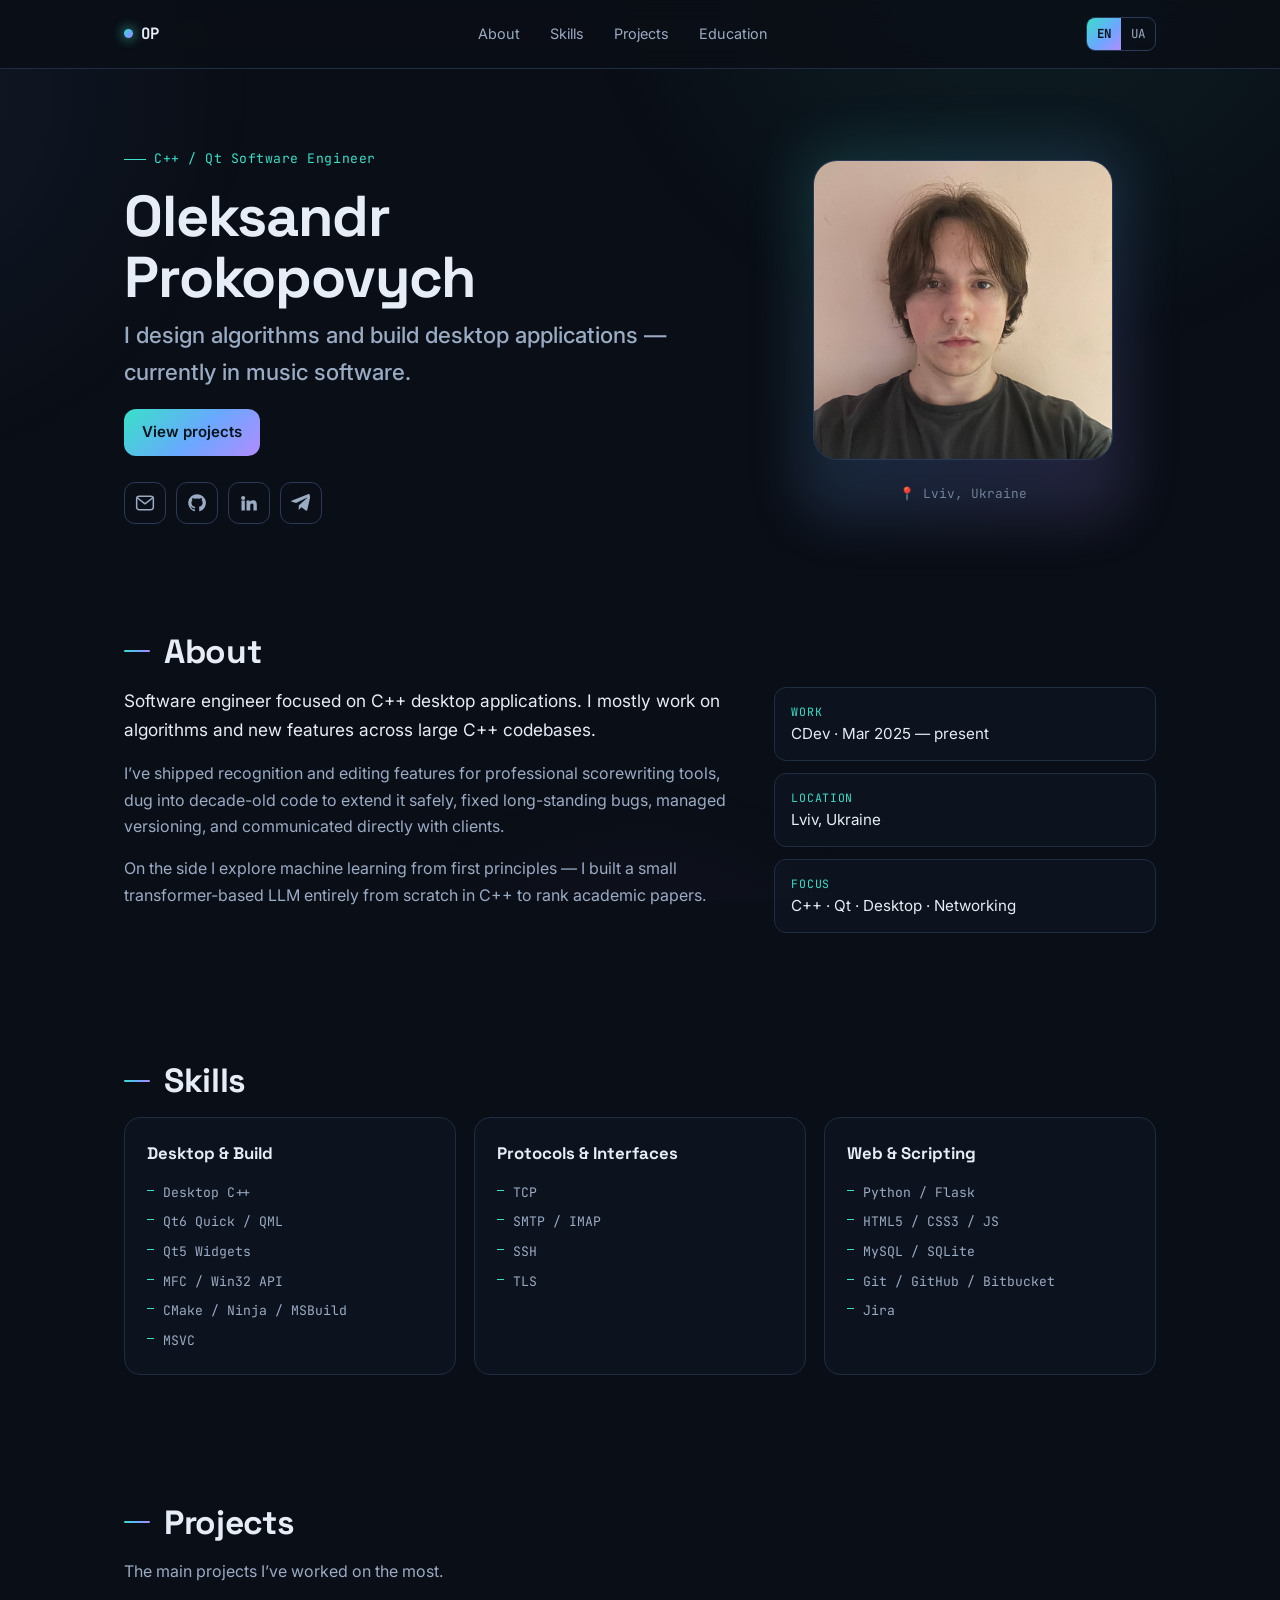
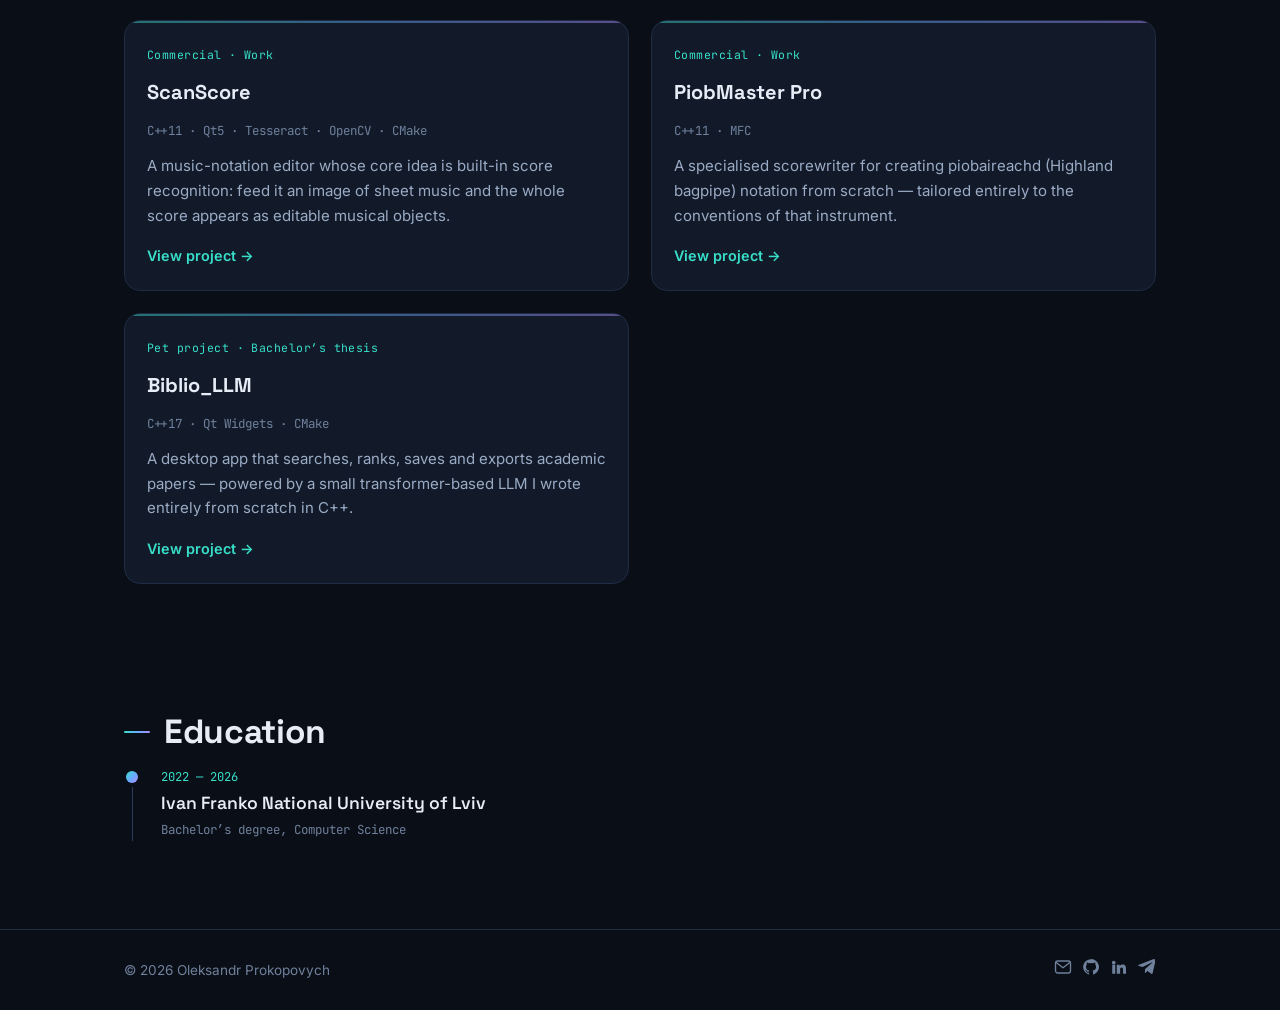
<file: index.html>
<!DOCTYPE html>
<html lang="en">
<head>
  <meta charset="UTF-8" />
  <meta name="viewport" content="width=device-width, initial-scale=1.0" />
  <title>Oleksandr Prokopovych — C++ / Qt Software Engineer</title>
  <meta name="description" content="Portfolio of Oleksandr Prokopovych — C++ / Qt software engineer. Projects: ScanScore, PiobMaster Pro, Biblio_LLM." />
  <meta property="og:title" content="Oleksandr Prokopovych — C++ / Qt Software Engineer" />
  <meta property="og:description" content="Desktop & music-software engineer. ScanScore, PiobMaster Pro, Biblio_LLM." />
  <meta property="og:type" content="website" />
  <link rel="icon" href="assets/img/favicon.svg" type="image/svg+xml" />
  <link rel="preconnect" href="https://fonts.googleapis.com" />
  <link rel="preconnect" href="https://fonts.gstatic.com" crossorigin />
  <link href="https://fonts.googleapis.com/css2?family=Inter:wght@400;500;600;700&family=Space+Grotesk:wght@500;600;700&family=JetBrains+Mono:wght@400;500;700&display=swap" rel="stylesheet" />
  <link rel="stylesheet" href="assets/css/style.css" />
</head>
<body>
  <nav class="nav">
    <div class="nav-inner">
      <a href="#hero" class="nav-logo"><span class="dot"></span>OP</a>
      <div class="nav-links" id="nav-links"></div>
      <div class="nav-right">
        <div class="lang-toggle" id="lang-toggle">
          <button data-lang="en">EN</button>
          <button data-lang="ua">UA</button>
        </div>
        <button class="nav-burger" id="nav-burger" aria-label="Menu">
          <svg viewBox="0 0 24 24" fill="none" stroke="currentColor" stroke-width="2"><line x1="3" y1="6" x2="21" y2="6"/><line x1="3" y1="12" x2="21" y2="12"/><line x1="3" y1="18" x2="21" y2="18"/></svg>
        </button>
      </div>
    </div>
  </nav>

  <header class="hero section" id="hero">
    <div class="container">
      <div class="hero-inner" id="hero-inner"></div>
    </div>
  </header>

  <main>
    <section class="section" id="about">
      <div class="container">
        <h2 class="section-title reveal" id="t-about"></h2>
        <div class="about-grid reveal" id="about-grid"></div>
      </div>
    </section>

    <section class="section" id="skills">
      <div class="container">
        <h2 class="section-title reveal" id="t-skills"></h2>
        <div class="skills-grid" id="skills-grid"></div>
      </div>
    </section>

    <section class="section" id="projects">
      <div class="container">
        <h2 class="section-title reveal" id="t-projects"></h2>
        <p class="section-sub reveal" id="projects-sub"></p>
        <div class="projects-grid" id="projects-grid"></div>
      </div>
    </section>

    <section class="section" id="education">
      <div class="container">
        <h2 class="section-title reveal" id="t-education"></h2>
        <div class="timeline reveal" id="education-list"></div>
      </div>
    </section>
  </main>

  <footer class="footer">
    <div class="container footer-inner" id="footer-inner"></div>
  </footer>

  <script src="assets/js/icons.js"></script>
  <script src="assets/js/data.js"></script>
  <script src="assets/js/common.js"></script>
  <script src="assets/js/app.js"></script>
</body>
</html>
</file>
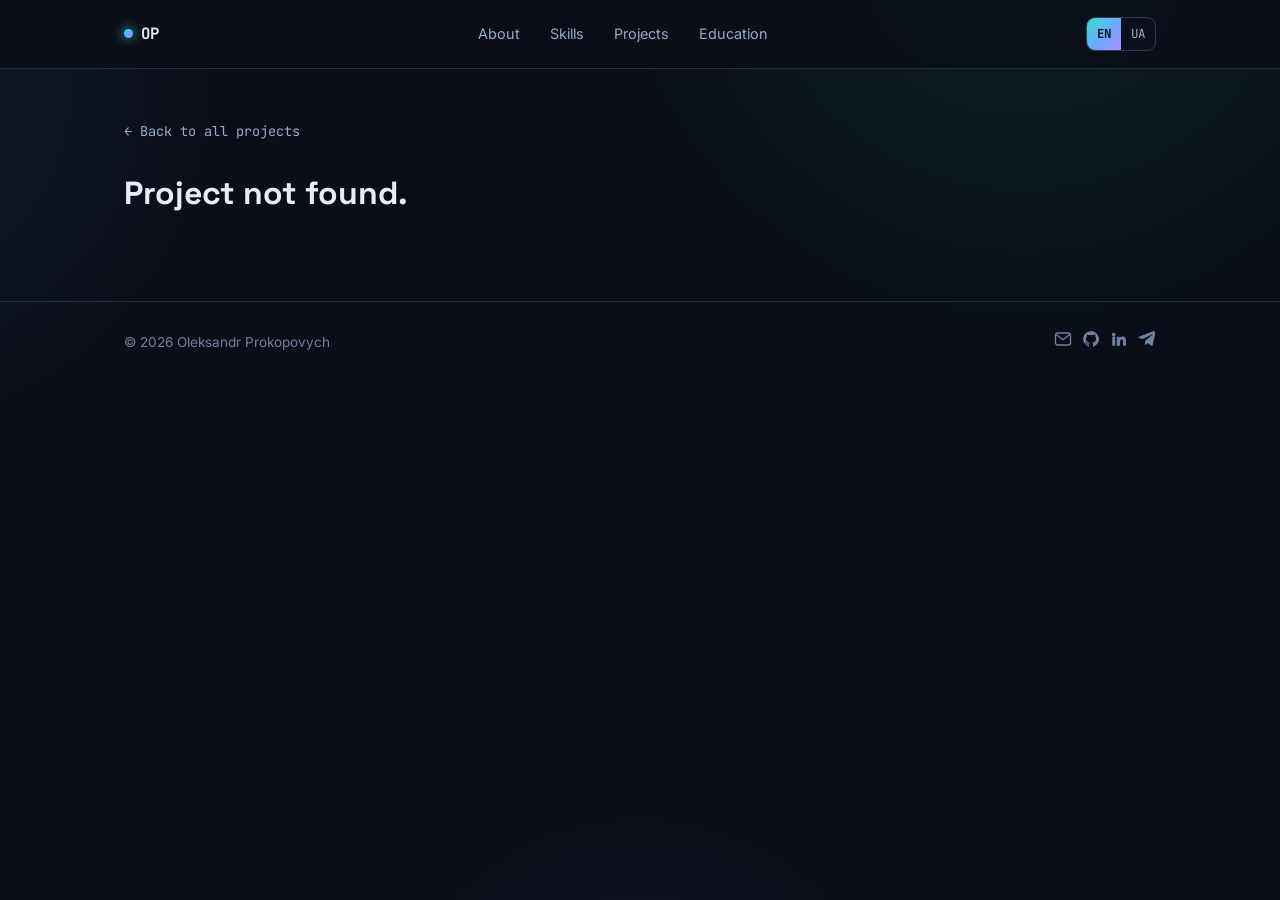
<file: project.html>
<!DOCTYPE html>
<html lang="en">
<head>
  <meta charset="UTF-8" />
  <meta name="viewport" content="width=device-width, initial-scale=1.0" />
  <title>Project — Oleksandr Prokopovych</title>
  <meta name="description" content="Project detail — Oleksandr Prokopovych portfolio." />
  <link rel="icon" href="assets/img/favicon.svg" type="image/svg+xml" />
  <link rel="preconnect" href="https://fonts.googleapis.com" />
  <link rel="preconnect" href="https://fonts.gstatic.com" crossorigin />
  <link href="https://fonts.googleapis.com/css2?family=Inter:wght@400;500;600;700&family=Space+Grotesk:wght@500;600;700&family=JetBrains+Mono:wght@400;500;700&display=swap" rel="stylesheet" />
  <link rel="stylesheet" href="assets/css/style.css" />
</head>
<body>
  <nav class="nav">
    <div class="nav-inner">
      <a href="index.html" class="nav-logo"><span class="dot"></span>OP</a>
      <div class="nav-links" id="nav-links"></div>
      <div class="nav-right">
        <div class="lang-toggle" id="lang-toggle">
          <button data-lang="en">EN</button>
          <button data-lang="ua">UA</button>
        </div>
      </div>
    </div>
  </nav>

  <main class="detail">
    <div class="container" id="detail-root"></div>
  </main>

  <footer class="footer">
    <div class="container footer-inner" id="footer-inner"></div>
  </footer>

  <script src="assets/js/icons.js"></script>
  <script src="assets/js/data.js"></script>
  <script src="assets/js/common.js"></script>
  <script src="assets/js/project.js"></script>
</body>
</html>
</file>
<file: assets/css/style.css>
/* ============================================================================
 *  style.css — portfolio styling. Dark, tech-leaning theme.
 * ========================================================================== */

:root {
  --bg:        #0a0e16;
  --bg-soft:   #0f1522;
  --bg-card:   #121a2a;
  --bg-card-2: #16203250;
  --border:    #1f2c44;
  --border-2:  #2a3a59;
  --text:      #e6edf6;
  --muted:     #9aabc4;
  --muted-2:   #6f819c;
  --accent:    #38e0c9;
  --accent-2:  #6aa8ff;
  --accent-3:  #b18cff;
  --glow:      0 0 0 1px #38e0c92e, 0 12px 40px -12px #38e0c93a;
  --radius:    16px;
  --maxw:      1080px;
  --grad:      linear-gradient(135deg, var(--accent), var(--accent-2) 55%, var(--accent-3));
  --font-sans: "Inter", system-ui, -apple-system, Segoe UI, Roboto, sans-serif;
  --font-disp: "Space Grotesk", var(--font-sans);
  --font-mono: "JetBrains Mono", ui-monospace, SFMono-Regular, Menlo, monospace;
}

* { box-sizing: border-box; }

html { scroll-behavior: smooth; }

body {
  margin: 0;
  font-family: var(--font-sans);
  background: var(--bg);
  color: var(--text);
  line-height: 1.65;
  -webkit-font-smoothing: antialiased;
  overflow-x: hidden;
}

/* ambient background glow */
body::before {
  content: "";
  position: fixed;
  inset: 0;
  z-index: -1;
  background:
    radial-gradient(60vw 60vw at 80% -10%, #38e0c916, transparent 60%),
    radial-gradient(50vw 50vw at -10% 10%, #6aa8ff14, transparent 60%),
    radial-gradient(40vw 40vw at 50% 120%, #b18cff10, transparent 60%);
  pointer-events: none;
}

a { color: inherit; text-decoration: none; }

.container { width: 100%; max-width: var(--maxw); margin: 0 auto; padding: 0 24px; }

.section { padding: 60px 0; scroll-margin-top: 80px; }

.section-title {
  font-family: var(--font-disp);
  font-size: clamp(1.5rem, 1rem + 2vw, 2.1rem);
  font-weight: 700;
  letter-spacing: -0.01em;
  margin: 0 0 8px;
  display: flex; align-items: center; gap: 14px;
}
.section-title::before {
  content: "";
  width: 26px; height: 2px; border-radius: 2px;
  background: var(--grad);
}
.section-sub { color: var(--muted); margin: 0 0 36px; max-width: 60ch; }

.hidden { display: none !important; }

.gradient-text {
  background: var(--grad);
  -webkit-background-clip: text; background-clip: text;
  color: transparent;
}

/* ---------------------------------------------------------------- buttons */
.btn {
  display: inline-flex; align-items: center; gap: 8px;
  padding: 11px 18px; border-radius: 12px;
  font-weight: 600; font-size: 0.94rem;
  border: 1px solid var(--border-2);
  background: var(--bg-card); color: var(--text);
  cursor: pointer; transition: transform .15s ease, border-color .2s, box-shadow .2s;
}
.btn:hover { transform: translateY(-2px); border-color: var(--accent); box-shadow: var(--glow); }
.btn-primary { border: none; color: #05131a; background: var(--grad); }
.btn-primary:hover { box-shadow: 0 14px 36px -10px #38e0c977; }

/* ------------------------------------------------------------------- nav */
.nav {
  position: sticky; top: 0; z-index: 50;
  backdrop-filter: blur(12px);
  background: #0a0e16cc;
  border-bottom: 1px solid var(--border);
}
.nav-inner {
  max-width: var(--maxw); margin: 0 auto; padding: 14px 24px;
  display: flex; align-items: center; justify-content: space-between; gap: 16px;
}
.nav-logo {
  font-family: var(--font-mono); font-weight: 700; font-size: 0.98rem;
  display: flex; align-items: center; gap: 8px;
}
.nav-logo .dot { width: 9px; height: 9px; border-radius: 50%; background: var(--grad); box-shadow: 0 0 12px var(--accent); }
.nav-links { display: flex; align-items: center; gap: 6px; }
.nav-links a {
  padding: 8px 12px; border-radius: 9px; font-size: 0.9rem; color: var(--muted);
  transition: color .2s, background .2s;
}
.nav-links a:hover { color: var(--text); background: var(--bg-card); }
.nav-right { display: flex; align-items: center; gap: 10px; }

.lang-toggle {
  display: inline-flex; border: 1px solid var(--border-2); border-radius: 9px; overflow: hidden;
  font-family: var(--font-mono); font-size: 0.78rem;
}
.lang-toggle button {
  background: transparent; color: var(--muted); border: none; cursor: pointer;
  padding: 6px 10px; font: inherit; transition: background .2s, color .2s;
}
.lang-toggle button.active { background: var(--grad); color: #05131a; font-weight: 700; }

.nav-burger { display: none; background: none; border: none; color: var(--text); cursor: pointer; padding: 6px; }
.nav-burger svg { width: 24px; height: 24px; }

/* ----------------------------------------------------------------- hero */
.hero { padding: 72px 0 40px; }
.hero-inner {
  display: grid; grid-template-columns: 1.4fr 0.9fr; gap: 48px; align-items: center;
}
.hero-eyebrow {
  font-family: var(--font-mono); font-size: 0.82rem; color: var(--accent);
  letter-spacing: 0.04em; margin-bottom: 16px; display: inline-flex; align-items: center; gap: 8px;
}
.hero-eyebrow::before { content: ""; width: 22px; height: 1px; background: var(--accent); }
.hero h1 {
  font-family: var(--font-disp); font-weight: 700;
  font-size: clamp(2.1rem, 1rem + 5vw, 3.6rem); line-height: 1.05; letter-spacing: -0.02em;
  margin: 0 0 10px;
}
.hero-role { font-size: clamp(1.05rem, 0.9rem + 1vw, 1.4rem); color: var(--muted); margin: 0 0 18px; font-weight: 500; }
.hero-role b { color: var(--text); font-weight: 600; }
.hero-tagline { color: var(--muted); max-width: 52ch; margin: 0 0 28px; }
.hero-cta { display: flex; flex-wrap: wrap; gap: 12px; margin-bottom: 26px; }
.hero-socials { display: flex; gap: 10px; }
.icon-link {
  width: 42px; height: 42px; display: inline-flex; align-items: center; justify-content: center;
  border: 1px solid var(--border-2); border-radius: 11px; color: var(--muted);
  transition: transform .15s, color .2s, border-color .2s, box-shadow .2s;
}
.icon-link:hover { color: var(--text); transform: translateY(-2px); border-color: var(--accent); box-shadow: var(--glow); }
.icon-link svg { width: 20px; height: 20px; }

.hero-photo { position: relative; justify-self: center; }
.hero-photo img {
  width: min(300px, 70vw); aspect-ratio: 1; object-fit: cover; border-radius: 24px;
  border: 1px solid var(--border-2); background: var(--bg-card);
}
.hero-photo::after {
  content: ""; position: absolute; inset: -14px; border-radius: 30px; z-index: -1;
  background: var(--grad); opacity: 0.16; filter: blur(28px);
}
.hero-meta {
  margin-top: 16px; font-family: var(--font-mono); font-size: 0.8rem; color: var(--muted-2);
  display: flex; align-items: center; gap: 8px; justify-content: center;
}

/* --------------------------------------------------------------- about */
.about-grid { display: grid; grid-template-columns: 1.6fr 1fr; gap: 40px; align-items: start; }
.about-text p { color: var(--muted); margin: 0 0 16px; }
.about-text p:first-child { color: var(--text); font-size: 1.08rem; }
.about-facts { display: grid; gap: 12px; }
.fact {
  border: 1px solid var(--border); border-radius: 12px; padding: 14px 16px; background: var(--bg-card-2);
}
.fact .k { font-family: var(--font-mono); font-size: 0.72rem; color: var(--accent); text-transform: uppercase; letter-spacing: 0.06em; }
.fact .v { font-size: 0.95rem; }

/* -------------------------------------------------------------- skills */
.skills-grid { display: grid; grid-template-columns: repeat(3, 1fr); gap: 18px; }
.skill-card {
  border: 1px solid var(--border); border-radius: var(--radius); padding: 22px; background: var(--bg-card-2);
  transition: border-color .2s, transform .2s;
}
.skill-card:hover { border-color: var(--border-2); transform: translateY(-3px); }
.skill-card h3 { font-family: var(--font-disp); margin: 0 0 14px; font-size: 1.05rem; }
.chips { display: flex; flex-wrap: wrap; gap: 8px; }
.skill-list { list-style: none; margin: 0; padding: 0; display: flex; flex-direction: column; gap: 8px; }
.skill-list li {
  position: relative; padding-left: 16px;
  font-family: var(--font-mono); font-size: 0.82rem; color: var(--muted);
}
.skill-list li::before {
  content: ""; position: absolute; left: 0; top: 0.62em;
  width: 7px; height: 1px; background: var(--accent);
}
.chip {
  font-family: var(--font-mono); font-size: 0.78rem; padding: 5px 10px;
  border: 1px solid var(--border-2); border-radius: 8px; color: var(--muted);
  background: #0c1322;
}

/* ------------------------------------------------------------ projects */
.projects-grid { display: grid; grid-template-columns: repeat(2, 1fr); gap: 22px; }
.project-card {
  position: relative;
  display: flex; flex-direction: column;
  border: 1px solid var(--border); border-radius: var(--radius); overflow: hidden;
  background: var(--bg-card); transition: transform .2s, border-color .2s, box-shadow .2s;
}
.project-card:hover { transform: translateY(-5px); border-color: var(--accent); box-shadow: var(--glow); }
.project-card::before {
  content: ""; position: absolute; top: 0; left: 0; right: 0; height: 2px;
  background: var(--grad); opacity: .45; transition: opacity .2s;
}
.project-card:hover::before { opacity: 1; }
.project-body { padding: 24px 22px 22px; display: flex; flex-direction: column; flex: 1; gap: 12px; }
.project-type { font-family: var(--font-mono); font-size: 0.72rem; color: var(--accent); letter-spacing: 0.04em; }
.project-body h3 { font-family: var(--font-disp); font-size: 1.25rem; margin: 0; }
.project-stack { font-family: var(--font-mono); font-size: 0.78rem; color: var(--muted-2); }
.project-summary { color: var(--muted); font-size: 0.94rem; margin: 0; flex: 1; }
.project-tags { display: flex; flex-wrap: wrap; gap: 6px; }
.project-foot { display: flex; align-items: center; justify-content: space-between; gap: 10px; margin-top: 4px; }
.project-link { font-weight: 600; font-size: 0.9rem; color: var(--accent); }
.project-card:hover .project-link { color: var(--text); }

/* ------------------------------------------------------------- timeline */
.timeline { position: relative; margin-left: 8px; padding-left: 28px; border-left: 1px solid var(--border-2); }
.tl-item { position: relative; padding-bottom: 30px; }
.tl-item:last-child { padding-bottom: 0; }
.tl-item::before {
  content: ""; position: absolute; left: -35px; top: 4px;
  width: 12px; height: 12px; border-radius: 50%; background: var(--grad);
  box-shadow: 0 0 0 4px var(--bg);
}
.tl-period { font-family: var(--font-mono); font-size: 0.76rem; color: var(--accent); }
.tl-role { font-family: var(--font-disp); font-weight: 600; font-size: 1.1rem; margin: 2px 0; }
.tl-stack { font-family: var(--font-mono); font-size: 0.78rem; color: var(--muted-2); margin-bottom: 8px; }
.tl-item ul { margin: 6px 0 0; padding-left: 18px; color: var(--muted); }
.tl-item li { margin-bottom: 4px; }

/* --------------------------------------------------------------- footer */
.footer {
  border-top: 1px solid var(--border); padding: 28px 0; margin-top: 20px;
  color: var(--muted-2); font-size: 0.85rem;
}
.footer-inner { display: flex; align-items: center; justify-content: space-between; gap: 16px; flex-wrap: wrap; }
.footer-socials { display: flex; gap: 10px; }
.footer-socials a { color: var(--muted-2); transition: color .2s; }
.footer-socials a:hover { color: var(--accent); }
.footer-socials svg { width: 18px; height: 18px; }

/* ----------------------------------------------------------- project page */
.detail { padding: 48px 0 40px; }
.detail-back { font-family: var(--font-mono); font-size: 0.85rem; color: var(--muted); }
.detail-back:hover { color: var(--accent); }
.detail-head { margin: 24px 0 28px; }
.detail-head .project-type { font-size: 0.8rem; }
.detail-head h1 { font-family: var(--font-disp); font-size: clamp(2rem, 1rem + 4vw, 3rem); margin: 6px 0 8px; }
.detail-head .project-stack { font-size: 0.9rem; }
.detail-grid { display: grid; grid-template-columns: 1.6fr 1fr; gap: 40px; align-items: start; margin-top: 8px; }
.detail-block { margin-bottom: 30px; }
.detail-block h2 {
  font-family: var(--font-disp); font-size: 1.2rem; margin: 0 0 12px;
  display: flex; align-items: center; gap: 10px;
}
.detail-block h2::before { content: ""; width: 18px; height: 2px; background: var(--grad); border-radius: 2px; }
.detail-block p { color: var(--muted); margin: 0 0 14px; }
.detail-block ul { color: var(--muted); padding-left: 20px; margin: 0; }
.detail-block li { margin-bottom: 8px; }
.detail-aside .skill-card { margin-bottom: 16px; }
.detail-links { display: flex; flex-direction: column; align-items: flex-start; gap: 10px; }
.detail-links .btn { padding: 8px 14px; font-size: 0.85rem; }
.detail-links .btn svg { width: 16px; height: 16px; }

/* -------------------------------------------------------------- reveal */
.reveal { opacity: 0; transform: translateY(18px); transition: opacity .6s ease, transform .6s ease; }
.reveal.in { opacity: 1; transform: none; }

/* ---------------------------------------------------------- responsive */
@media (max-width: 880px) {
  .hero-inner { grid-template-columns: 1fr; }
  .hero-photo { order: -1; }
  .about-grid, .detail-grid { grid-template-columns: 1fr; }
  .skills-grid { grid-template-columns: 1fr; }
  .projects-grid { grid-template-columns: 1fr; }
  .nav-links { display: none; }
  .nav-burger { display: inline-flex; }
  .nav-links.open {
    display: flex; flex-direction: column; align-items: stretch;
    position: absolute; top: 100%; left: 0; right: 0;
    background: #0a0e16f2; border-bottom: 1px solid var(--border); padding: 12px;
  }
  .section { padding: 44px 0; }
}

@media (prefers-reduced-motion: reduce) {
  * { scroll-behavior: auto !important; }
  .reveal { opacity: 1; transform: none; transition: none; }
}
</file>
